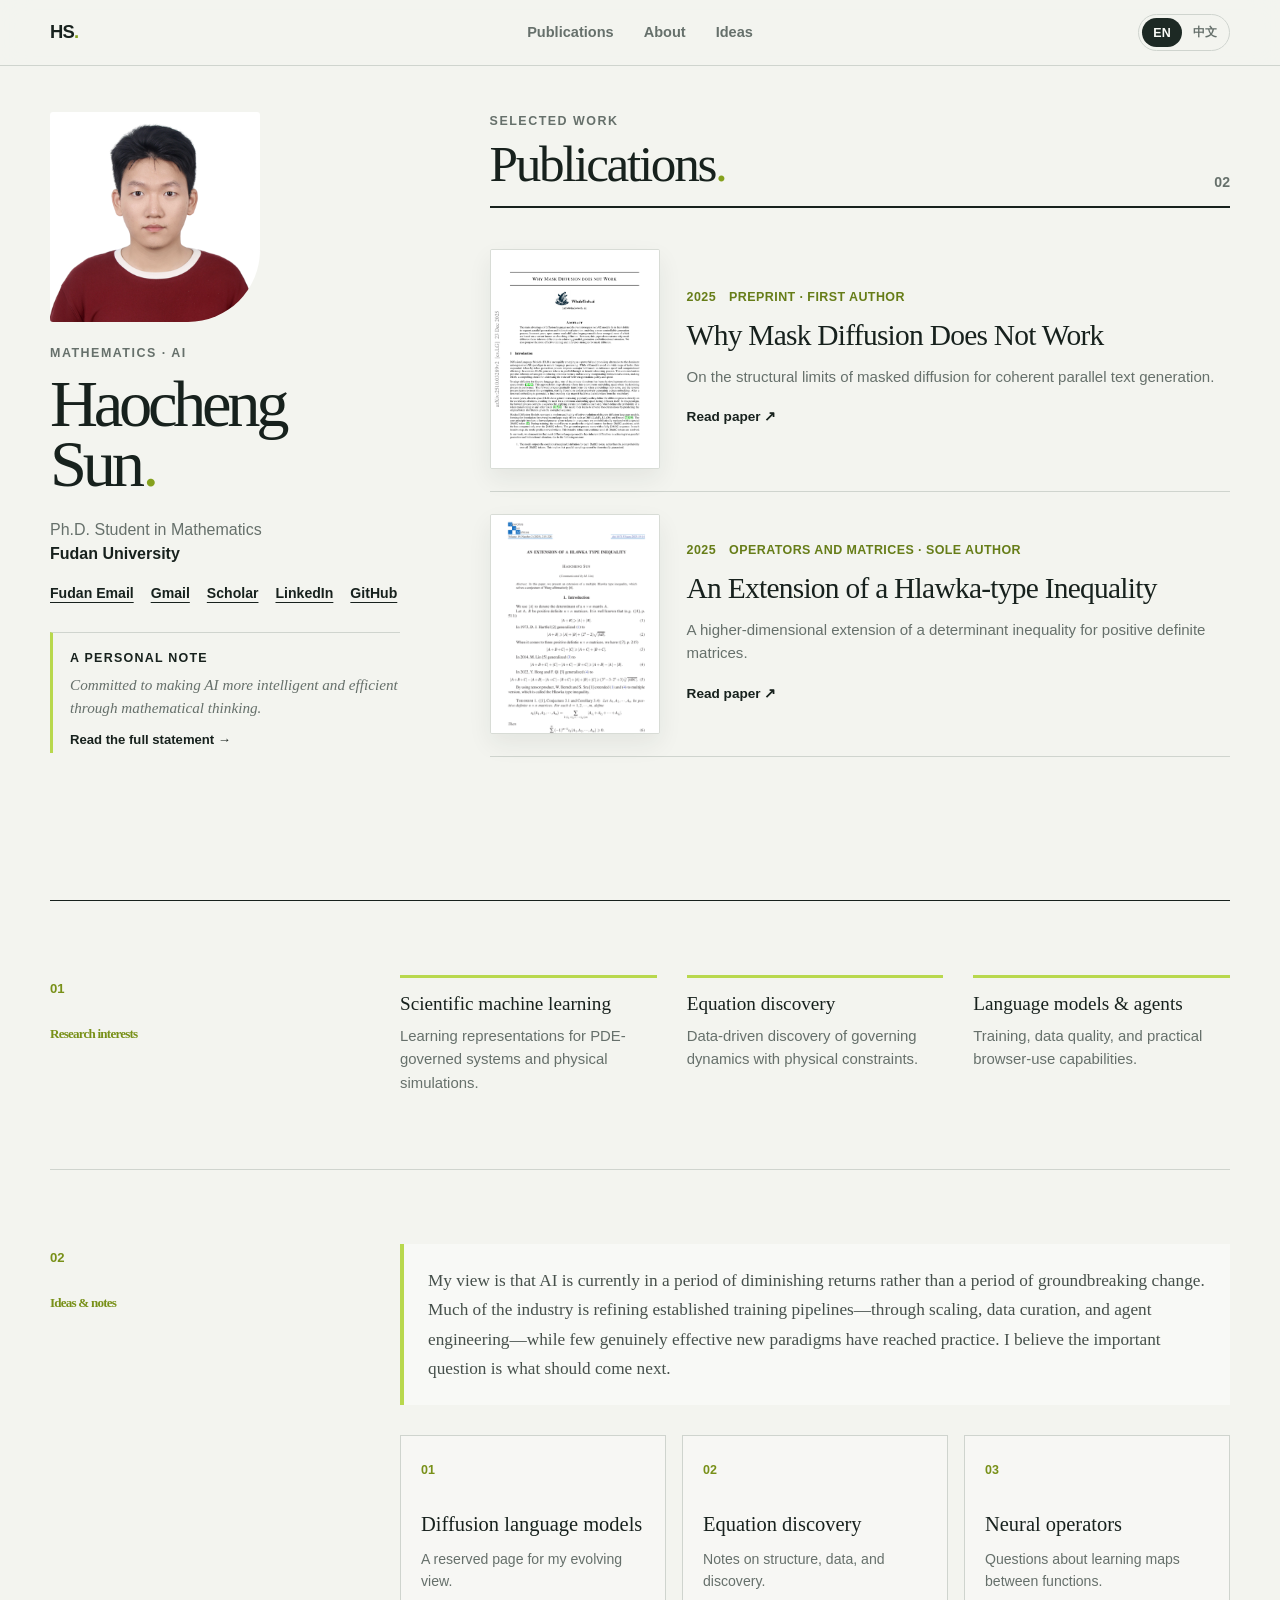
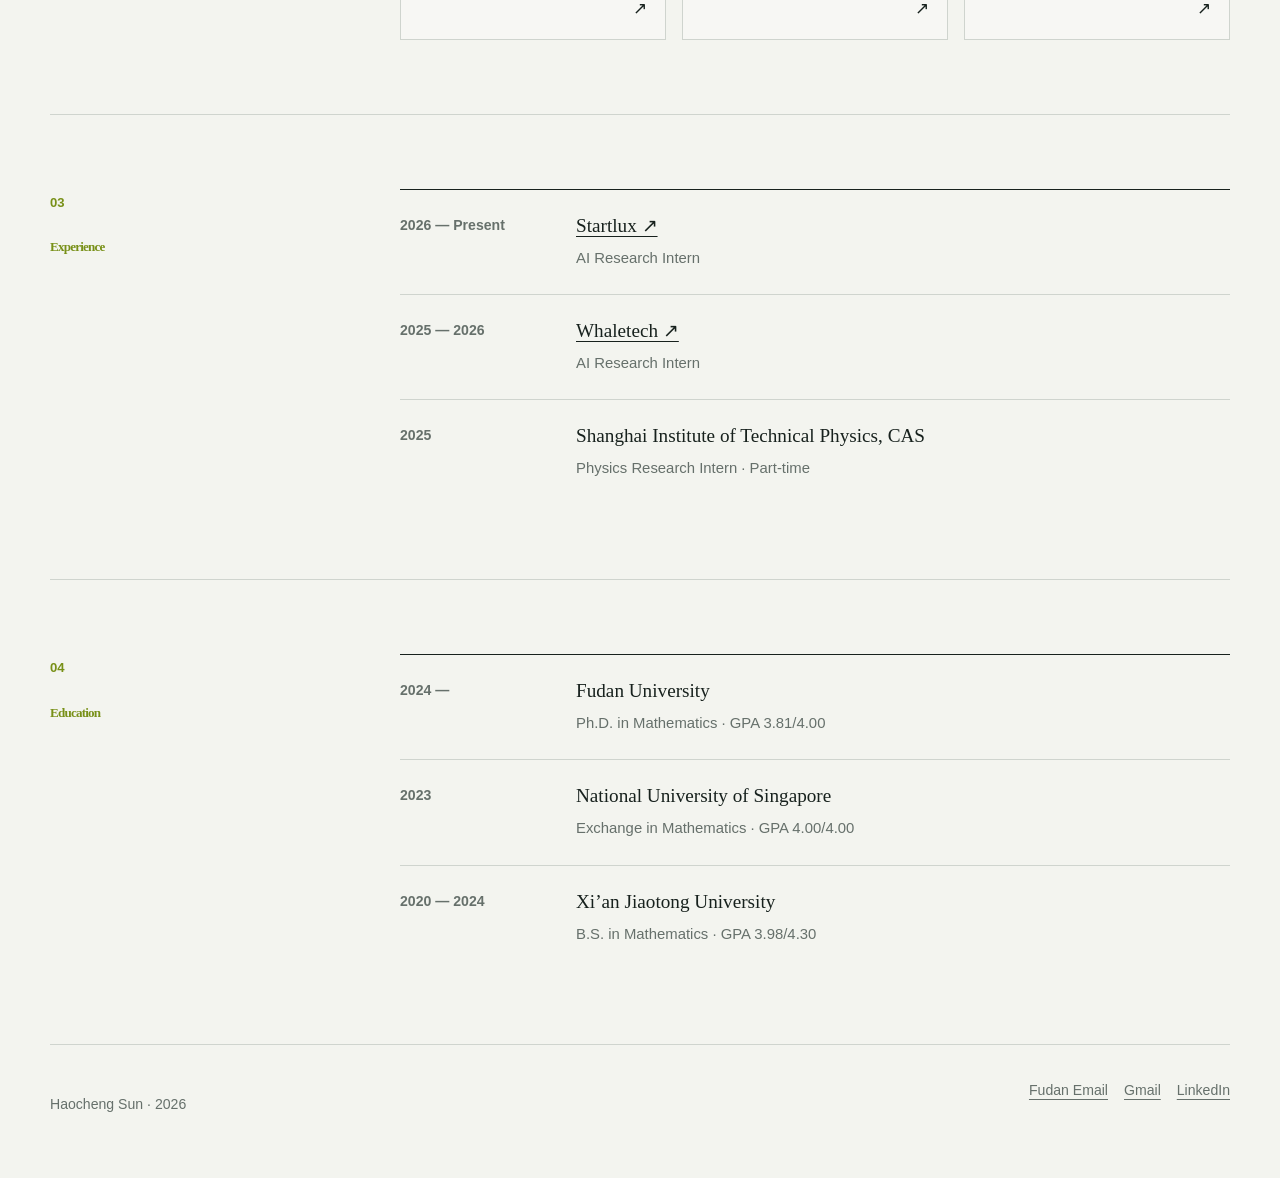
<file: index.html>
<!doctype html>
<html lang="en">
  <head>
    <meta charset="UTF-8" />
    <meta name="viewport" content="width=device-width, initial-scale=1.0" />
    <meta name="description" content="Haocheng Sun — Mathematics Ph.D. student at Fudan University. Research, publications, and experience." />
    <meta name="theme-color" content="#f3f4ef" />
    <title>Haocheng Sun · Research</title>
    <link rel="icon" type="image/svg+xml" href="data:image/svg+xml,%3Csvg xmlns='http://www.w3.org/2000/svg' viewBox='0 0 64 64'%3E%3Crect width='64' height='64' rx='13' fill='%231d2924'/%3E%3Cpath d='M17 18v28M47 18v28M17 32h30' stroke='%23b9d557' stroke-width='6' stroke-linecap='round'/%3E%3C/svg%3E" />
    <link rel="stylesheet" href="./styles.css" />
    <script src="./script.js" defer></script>
  </head>
  <body>
    <header class="site-header">
      <a class="wordmark" href="#top" aria-label="Home">HS<span>.</span></a>
      <nav aria-label="Primary navigation">
        <a href="#publications"><span class="lang-en">Publications</span><span class="lang-zh">论文</span></a>
        <a href="./personal-statement.html"><span class="lang-en">About</span><span class="lang-zh">关于我</span></a>
        <a href="#ideas"><span class="lang-en">Ideas</span><span class="lang-zh">观点</span></a>
      </nav>
      <div class="language-switch" role="group" aria-label="Language">
        <button type="button" data-lang="en" class="active" aria-pressed="true">EN</button>
        <button type="button" data-lang="zh" aria-pressed="false">中文</button>
      </div>
    </header>

    <main id="top">
      <section class="first-screen page-shell">
        <aside class="profile" aria-labelledby="profile-name">
          <img class="portrait" src="./assets/haocheng-sun.jpg" alt="Portrait of Haocheng Sun" />
          <p class="eyebrow"><span class="lang-en">Mathematics · AI</span><span class="lang-zh">数学 · 人工智能</span></p>
          <h1 id="profile-name"><span class="lang-en">Haocheng<br />Sun</span><span class="lang-zh">孙浩成</span><i>.</i></h1>
          <p class="role"><span class="lang-en">Ph.D. Student in Mathematics</span><span class="lang-zh">数学博士研究生</span><br /><strong><span class="lang-en">Fudan University</span><span class="lang-zh">复旦大学</span></strong></p>
          <div class="profile-links">
            <a href="mailto:hcsun24@m.fudan.edu.cn"><span class="lang-en">Fudan Email</span><span class="lang-zh">学校邮箱</span></a>
            <a href="mailto:hcsun827@gmail.com"><span class="lang-en">Gmail</span><span class="lang-zh">个人邮箱</span></a>
            <a href="https://scholar.google.com/citations?user=Nwo-y34AAAAJ" target="_blank" rel="noreferrer">Scholar</a>
            <a href="https://www.linkedin.com/in/haochengsun-4a107a412" target="_blank" rel="noreferrer">LinkedIn</a>
            <a href="https://github.com/haochengsama" target="_blank" rel="noreferrer">GitHub</a>
          </div>
          <div id="about" class="personal-note">
            <p class="note-label"><span class="lang-en">A personal note</span><span class="lang-zh">个人陈述</span></p>
            <p class="lang-en">Committed to making AI more intelligent and efficient through mathematical thinking.</p>
            <p class="lang-zh">致力于从数学的角度出发，让 AI 变得更智能、更高效。</p>
            <a class="statement-link" href="./personal-statement.html"><span class="lang-en">Read the full statement →</span><span class="lang-zh">阅读完整个人陈述 →</span></a>
          </div>
        </aside>

        <section id="publications" class="publications" aria-labelledby="publications-title">
          <div class="section-heading">
            <div>
              <p class="eyebrow"><span class="lang-en">Selected work</span><span class="lang-zh">代表作品</span></p>
              <h2 id="publications-title"><span class="lang-en">Publications</span><span class="lang-zh">论文发表</span><i>.</i></h2>
            </div>
            <span class="publication-count">02</span>
          </div>

          <article class="paper-card">
            <a class="paper-image" href="https://arxiv.org/abs/2510.03289" target="_blank" rel="noreferrer" aria-label="Open Why Mask Diffusion Does Not Work">
              <img src="./assets/paper-mask-diffusion.png" alt="First page of Why Mask Diffusion Does Not Work" />
            </a>
            <div class="paper-copy">
              <div class="paper-meta"><span>2025</span><span><span class="lang-en">Preprint · First author</span><span class="lang-zh">预印本 · 第一作者</span></span></div>
              <h3><a href="https://arxiv.org/abs/2510.03289" target="_blank" rel="noreferrer">Why Mask Diffusion Does Not Work</a></h3>
              <p class="lang-en">On the structural limits of masked diffusion for coherent parallel text generation.</p>
              <p class="lang-zh">研究掩码扩散在连贯并行文本生成中的结构性局限。</p>
              <a class="paper-link" href="https://arxiv.org/abs/2510.03289" target="_blank" rel="noreferrer"><span class="lang-en">Read paper ↗</span><span class="lang-zh">阅读论文 ↗</span></a>
            </div>
          </article>

          <article class="paper-card">
            <a class="paper-image" href="https://doi.org/10.7153/oam-2025-19-14" target="_blank" rel="noreferrer" aria-label="Open An Extension of a Hlawka-type Inequality">
              <img src="./assets/paper-hlawka.png" alt="First page of An Extension of a Hlawka-type Inequality" />
            </a>
            <div class="paper-copy">
              <div class="paper-meta"><span>2025</span><span><span class="lang-en">Operators and Matrices · Sole author</span><span class="lang-zh">Operators and Matrices · 独立作者</span></span></div>
              <h3><a href="https://doi.org/10.7153/oam-2025-19-14" target="_blank" rel="noreferrer">An Extension of a Hlawka-type Inequality</a></h3>
              <p class="lang-en">A higher-dimensional extension of a determinant inequality for positive definite matrices.</p>
              <p class="lang-zh">将正定矩阵的一类行列式不等式推广至更高维情形。</p>
              <a class="paper-link" href="https://doi.org/10.7153/oam-2025-19-14" target="_blank" rel="noreferrer"><span class="lang-en">Read paper ↗</span><span class="lang-zh">阅读论文 ↗</span></a>
            </div>
          </article>
        </section>
      </section>

      <section class="below-fold page-shell">
        <section id="research" class="detail-section">
          <header><span>01</span><h2><span class="lang-en">Research interests</span><span class="lang-zh">研究兴趣</span></h2></header>
          <div class="interest-grid">
            <article><h3><span class="lang-en">Scientific machine learning</span><span class="lang-zh">科学机器学习</span></h3><p class="lang-en">Learning representations for PDE-governed systems and physical simulations.</p><p class="lang-zh">研究偏微分方程系统与物理仿真的学习表示。</p></article>
            <article><h3><span class="lang-en">Equation discovery</span><span class="lang-zh">方程发现</span></h3><p class="lang-en">Data-driven discovery of governing dynamics with physical constraints.</p><p class="lang-zh">结合数据与物理约束，发现复杂系统的控制动力学。</p></article>
            <article><h3><span class="lang-en">Language models & agents</span><span class="lang-zh">语言模型与智能体</span></h3><p class="lang-en">Training, data quality, and practical browser-use capabilities.</p><p class="lang-zh">模型训练、数据质量与实用的浏览器操作能力。</p></article>
          </div>
        </section>

        <section id="ideas" class="detail-section ideas-section">
          <header><span>02</span><h2><span class="lang-en">Ideas & notes</span><span class="lang-zh">观点与笔记</span></h2></header>
          <div>
            <div class="perspective">
              <p class="lang-en">My view is that AI is currently in a period of diminishing returns rather than a period of groundbreaking change. Much of the industry is refining established training pipelines—through scaling, data curation, and agent engineering—while few genuinely effective new paradigms have reached practice. I believe the important question is what should come next.</p>
              <p class="lang-zh">我的看法是，AI 目前更像处在一个边际收益递减的阶段，而不是持续出现突破性变化的阶段。业界大量工作集中在已有训练流程上继续优化——扩展算力与能源投入、精细筛选数据、打磨智能体架构——但真正有效的新范式还很少进入实践。我认为，值得追问的问题是：下一步应该是什么。</p>
            </div>
            <div class="idea-grid">
              <a class="idea-card" href="./views/diffusion-language-models.html"><span>01</span><h3><span class="lang-en">Diffusion language models</span><span class="lang-zh">扩散语言模型</span></h3><p><span class="lang-en">A reserved page for my evolving view.</span><span class="lang-zh">留给我持续更新相关思考的页面。</span></p><b>↗</b></a>
              <a class="idea-card" href="./views/equation-discovery.html"><span>02</span><h3><span class="lang-en">Equation discovery</span><span class="lang-zh">方程发现</span></h3><p><span class="lang-en">Notes on structure, data, and discovery.</span><span class="lang-zh">关于结构、数据与发现的笔记。</span></p><b>↗</b></a>
              <a class="idea-card" href="./views/neural-operators.html"><span>03</span><h3><span class="lang-en">Neural operators</span><span class="lang-zh">神经算子</span></h3><p><span class="lang-en">Questions about learning maps between functions.</span><span class="lang-zh">关于函数之间映射学习的思考。</span></p><b>↗</b></a>
            </div>
          </div>
        </section>

        <section id="experience" class="detail-section">
          <header><span>03</span><h2><span class="lang-en">Experience</span><span class="lang-zh">工作与研究经历</span></h2></header>
          <div class="timeline">
            <article><time>2026 — <span class="lang-en">Present</span><span class="lang-zh">至今</span></time><div><h3><a href="https://startlux.com" target="_blank" rel="noreferrer">Startlux ↗</a></h3><p><span class="lang-en">AI Research Intern</span><span class="lang-zh">AI 研究实习生</span></p></div></article>
            <article><time>2025 — 2026</time><div><h3><a href="https://whaletech.ai" target="_blank" rel="noreferrer">Whaletech ↗</a></h3><p><span class="lang-en">AI Research Intern</span><span class="lang-zh">AI 研究实习生</span></p></div></article>
            <article><time>2025</time><div><h3><span class="lang-en">Shanghai Institute of Technical Physics, CAS</span><span class="lang-zh">中国科学院上海技术物理研究所</span></h3><p><span class="lang-en">Physics Research Intern · Part-time</span><span class="lang-zh">物理研究实习生 · 兼职</span></p></div></article>
          </div>
        </section>

        <section class="detail-section education">
          <header><span>04</span><h2><span class="lang-en">Education</span><span class="lang-zh">教育经历</span></h2></header>
          <div class="timeline">
            <article><time>2024 —</time><div><h3><span class="lang-en">Fudan University</span><span class="lang-zh">复旦大学</span></h3><p><span class="lang-en">Ph.D. in Mathematics · GPA 3.81/4.00</span><span class="lang-zh">数学博士研究生 · GPA 3.81/4.00</span></p></div></article>
            <article><time>2023</time><div><h3><span class="lang-en">National University of Singapore</span><span class="lang-zh">新加坡国立大学</span></h3><p><span class="lang-en">Exchange in Mathematics · GPA 4.00/4.00</span><span class="lang-zh">数学系交换生 · GPA 4.00/4.00</span></p></div></article>
            <article><time>2020 — 2024</time><div><h3><span class="lang-en">Xi’an Jiaotong University</span><span class="lang-zh">西安交通大学</span></h3><p><span class="lang-en">B.S. in Mathematics · GPA 3.98/4.30</span><span class="lang-zh">数学学士 · GPA 3.98/4.30</span></p></div></article>
          </div>
        </section>
      </section>
    </main>

    <footer class="site-footer page-shell"><p><span class="lang-en">Haocheng Sun</span><span class="lang-zh">孙浩成</span> · <span id="year"></span></p><div class="footer-links"><a href="mailto:hcsun24@m.fudan.edu.cn">Fudan Email</a><a href="mailto:hcsun827@gmail.com">Gmail</a><a href="https://www.linkedin.com/in/haochengsun-4a107a412" target="_blank" rel="noreferrer">LinkedIn</a></div></footer>
  </body>
</html>
</file>
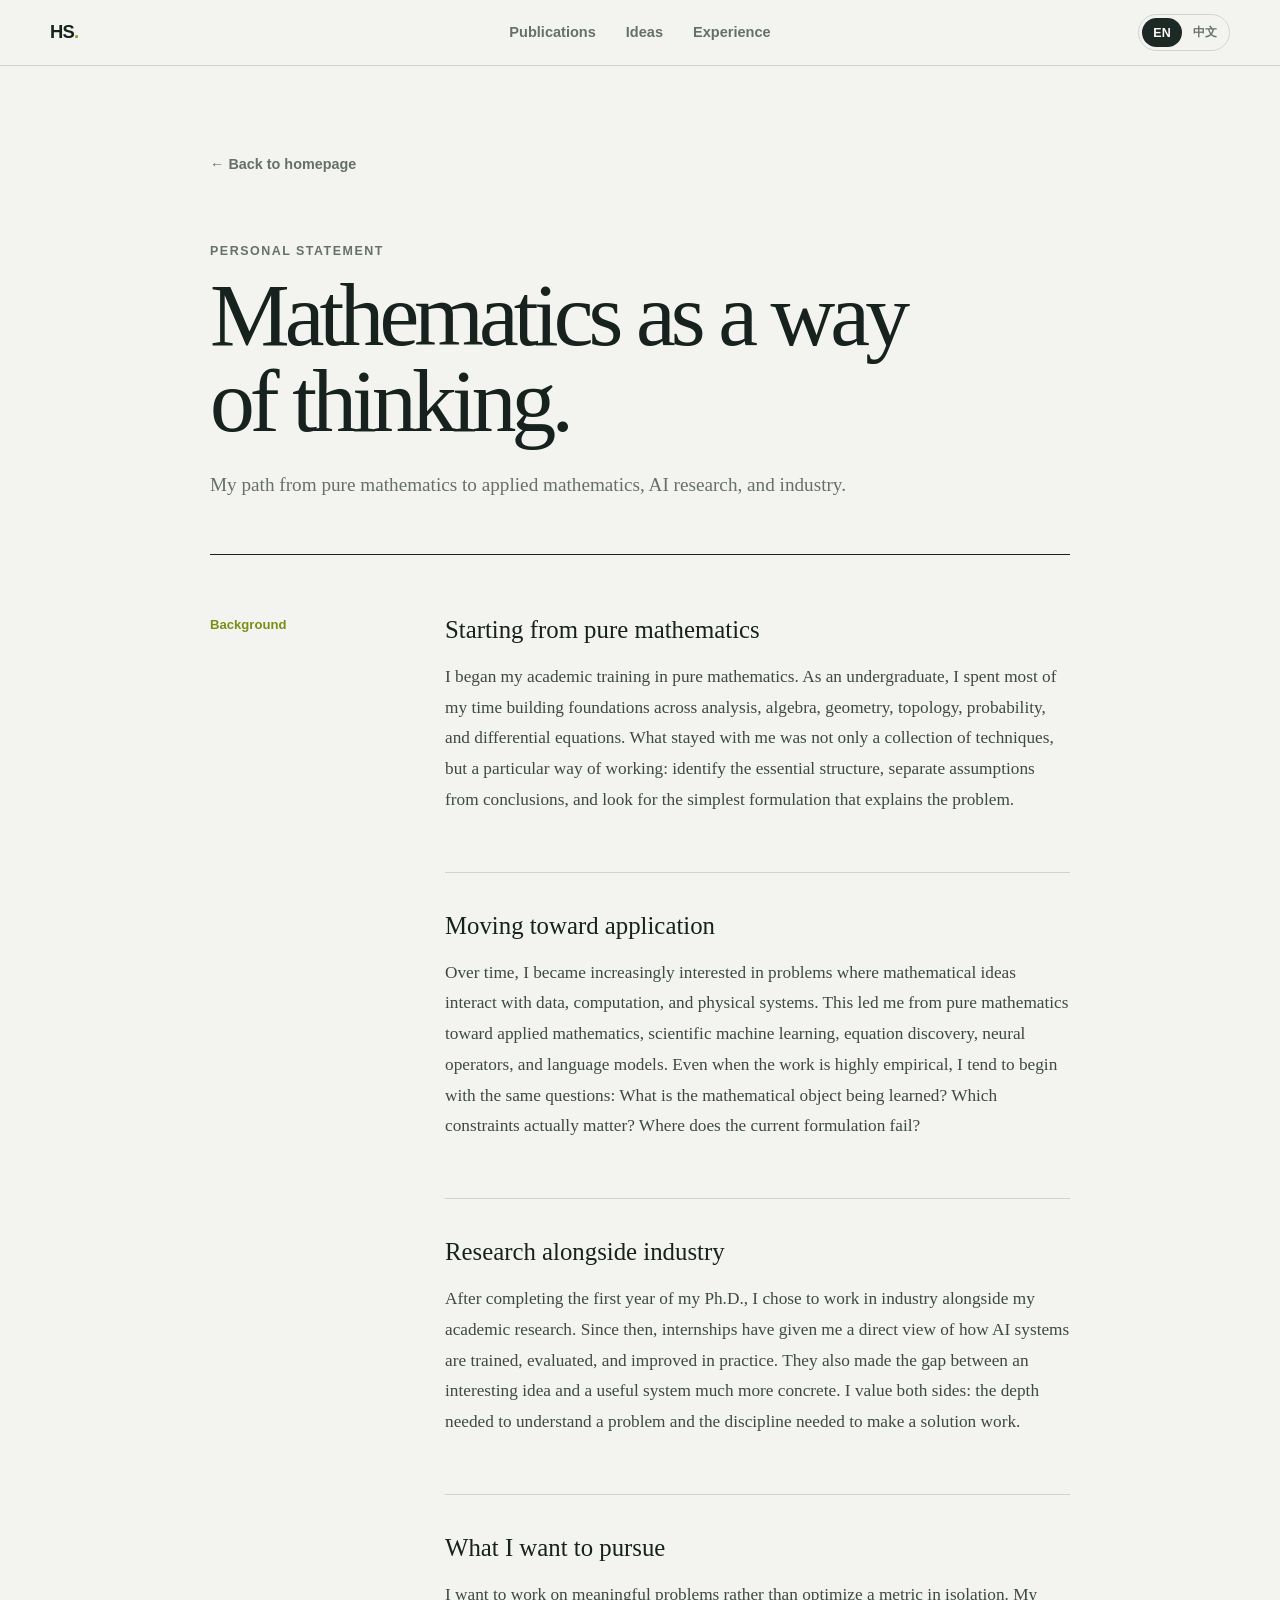
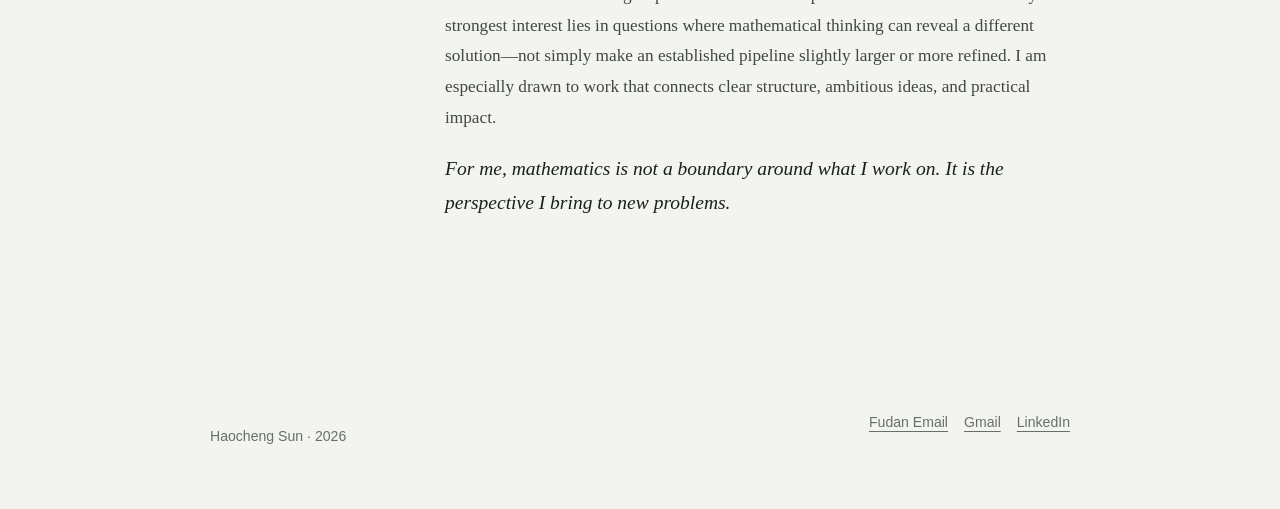
<file: personal-statement.html>
<!doctype html>
<html lang="en">
  <head>
    <meta charset="UTF-8" />
    <meta name="viewport" content="width=device-width, initial-scale=1.0" />
    <meta name="description" content="Personal statement of Haocheng Sun — from pure mathematics to applied mathematics and AI." />
    <meta name="theme-color" content="#f3f4ef" />
    <title>Personal Statement · Haocheng Sun</title>
    <link rel="stylesheet" href="./styles.css" />
    <script src="./script.js" defer></script>
  </head>
  <body class="essay-page" data-title-en="Personal Statement · Haocheng Sun" data-title-zh="个人陈述 · 孙浩成">
    <header class="site-header">
      <a class="wordmark" href="./index.html">HS<span>.</span></a>
      <nav aria-label="Primary navigation">
        <a href="./index.html#publications"><span class="lang-en">Publications</span><span class="lang-zh">论文</span></a>
        <a href="./index.html#ideas"><span class="lang-en">Ideas</span><span class="lang-zh">观点</span></a>
        <a href="./index.html#experience"><span class="lang-en">Experience</span><span class="lang-zh">经历</span></a>
      </nav>
      <div class="language-switch" role="group" aria-label="Language">
        <button type="button" data-lang="en" class="active" aria-pressed="true">EN</button>
        <button type="button" data-lang="zh" aria-pressed="false">中文</button>
      </div>
    </header>

    <main class="essay-shell">
      <section class="essay-hero">
        <a class="back-link" href="./index.html"><span class="lang-en">← Back to homepage</span><span class="lang-zh">← 返回主页</span></a>
        <p class="eyebrow"><span class="lang-en">Personal statement</span><span class="lang-zh">个人陈述</span></p>
        <h1><span class="lang-en">Mathematics as a way of thinking.</span><span class="lang-zh">以数学作为思考问题的方式。</span></h1>
        <p class="dek lang-en">My path from pure mathematics to applied mathematics, AI research, and industry.</p>
        <p class="dek lang-zh">从纯数学到应用数学、AI 研究与业界实践的个人路径。</p>
      </section>

      <section class="statement-body">
        <div class="essay-index"><span class="lang-en">Background</span><span class="lang-zh">个人经历</span></div>
        <article class="statement-copy">
          <section>
            <h2><span class="lang-en">Starting from pure mathematics</span><span class="lang-zh">从纯数学出发</span></h2>
            <p class="lang-en">I began my academic training in pure mathematics. As an undergraduate, I spent most of my time building foundations across analysis, algebra, geometry, topology, probability, and differential equations. What stayed with me was not only a collection of techniques, but a particular way of working: identify the essential structure, separate assumptions from conclusions, and look for the simplest formulation that explains the problem.</p>
            <p class="lang-zh">我的学术训练始于纯数学。本科阶段，我把大量时间投入到分析、代数、几何、拓扑、概率和微分方程等基础方向。真正留下来的，不只是具体的数学技巧，更是一种处理问题的方式：辨认最关键的结构，区分假设与结论，并寻找能够解释问题的最简形式。</p>
          </section>

          <section>
            <h2><span class="lang-en">Moving toward application</span><span class="lang-zh">转向应用数学与 AI</span></h2>
            <p class="lang-en">Over time, I became increasingly interested in problems where mathematical ideas interact with data, computation, and physical systems. This led me from pure mathematics toward applied mathematics, scientific machine learning, equation discovery, neural operators, and language models. Even when the work is highly empirical, I tend to begin with the same questions: What is the mathematical object being learned? Which constraints actually matter? Where does the current formulation fail?</p>
            <p class="lang-zh">随着学习深入，我逐渐对数学思想如何与数据、计算和物理系统发生联系产生了更强的兴趣。这使我从纯数学走向应用数学，并开始关注科学机器学习、方程发现、神经算子和语言模型。即使面对高度经验化的工作，我仍然习惯先问：模型真正学习的数学对象是什么？哪些约束是本质的？现有问题形式又在哪里失效？</p>
          </section>

          <section>
            <h2><span class="lang-en">Research alongside industry</span><span class="lang-zh">研究与业界实践</span></h2>
            <p class="lang-en">After completing the first year of my Ph.D., I chose to work in industry alongside my academic research. Since then, internships have given me a direct view of how AI systems are trained, evaluated, and improved in practice. They also made the gap between an interesting idea and a useful system much more concrete. I value both sides: the depth needed to understand a problem and the discipline needed to make a solution work.</p>
            <p class="lang-zh">博士第一年结束后，我选择在学术研究之外进入业界实习，并一直延续至今。这些经历让我直接接触到 AI 系统在实际环境中的训练、评估与改进过程，也让我更具体地理解“有趣的想法”和“真正有用的系统”之间的距离。我重视这两方面：既要有理解问题所需的深度，也要有让解决方案真正工作的执行能力。</p>
          </section>

          <section>
            <h2><span class="lang-en">What I want to pursue</span><span class="lang-zh">我希望继续寻找的方向</span></h2>
            <p class="lang-en">I want to work on meaningful problems rather than optimize a metric in isolation. My strongest interest lies in questions where mathematical thinking can reveal a different solution—not simply make an established pipeline slightly larger or more refined. I am especially drawn to work that connects clear structure, ambitious ideas, and practical impact.</p>
            <p class="lang-zh">我希望参与真正有意义的问题，而不是孤立地优化某一个指标。我最感兴趣的是那些能够通过数学思考得到不同解法的问题，而不仅仅是在既有流程上继续扩大规模或做更精细的打磨。我尤其希望寻找能够同时连接清晰结构、有进取心的想法与实际影响的工作。</p>
            <p class="closing lang-en">For me, mathematics is not a boundary around what I work on. It is the perspective I bring to new problems.</p>
            <p class="closing lang-zh">对我而言，数学并不是限定研究对象的边界，而是我面对新问题时所采用的视角。</p>
          </section>
        </article>
      </section>
    </main>

    <footer class="site-footer essay-shell">
      <p><span class="lang-en">Haocheng Sun</span><span class="lang-zh">孙浩成</span> · <span id="year"></span></p>
      <div class="footer-links"><a href="mailto:hcsun24@m.fudan.edu.cn">Fudan Email</a><a href="mailto:hcsun827@gmail.com">Gmail</a><a href="https://www.linkedin.com/in/haochengsun-4a107a412" target="_blank" rel="noreferrer">LinkedIn</a></div>
    </footer>
  </body>
</html>
</file>
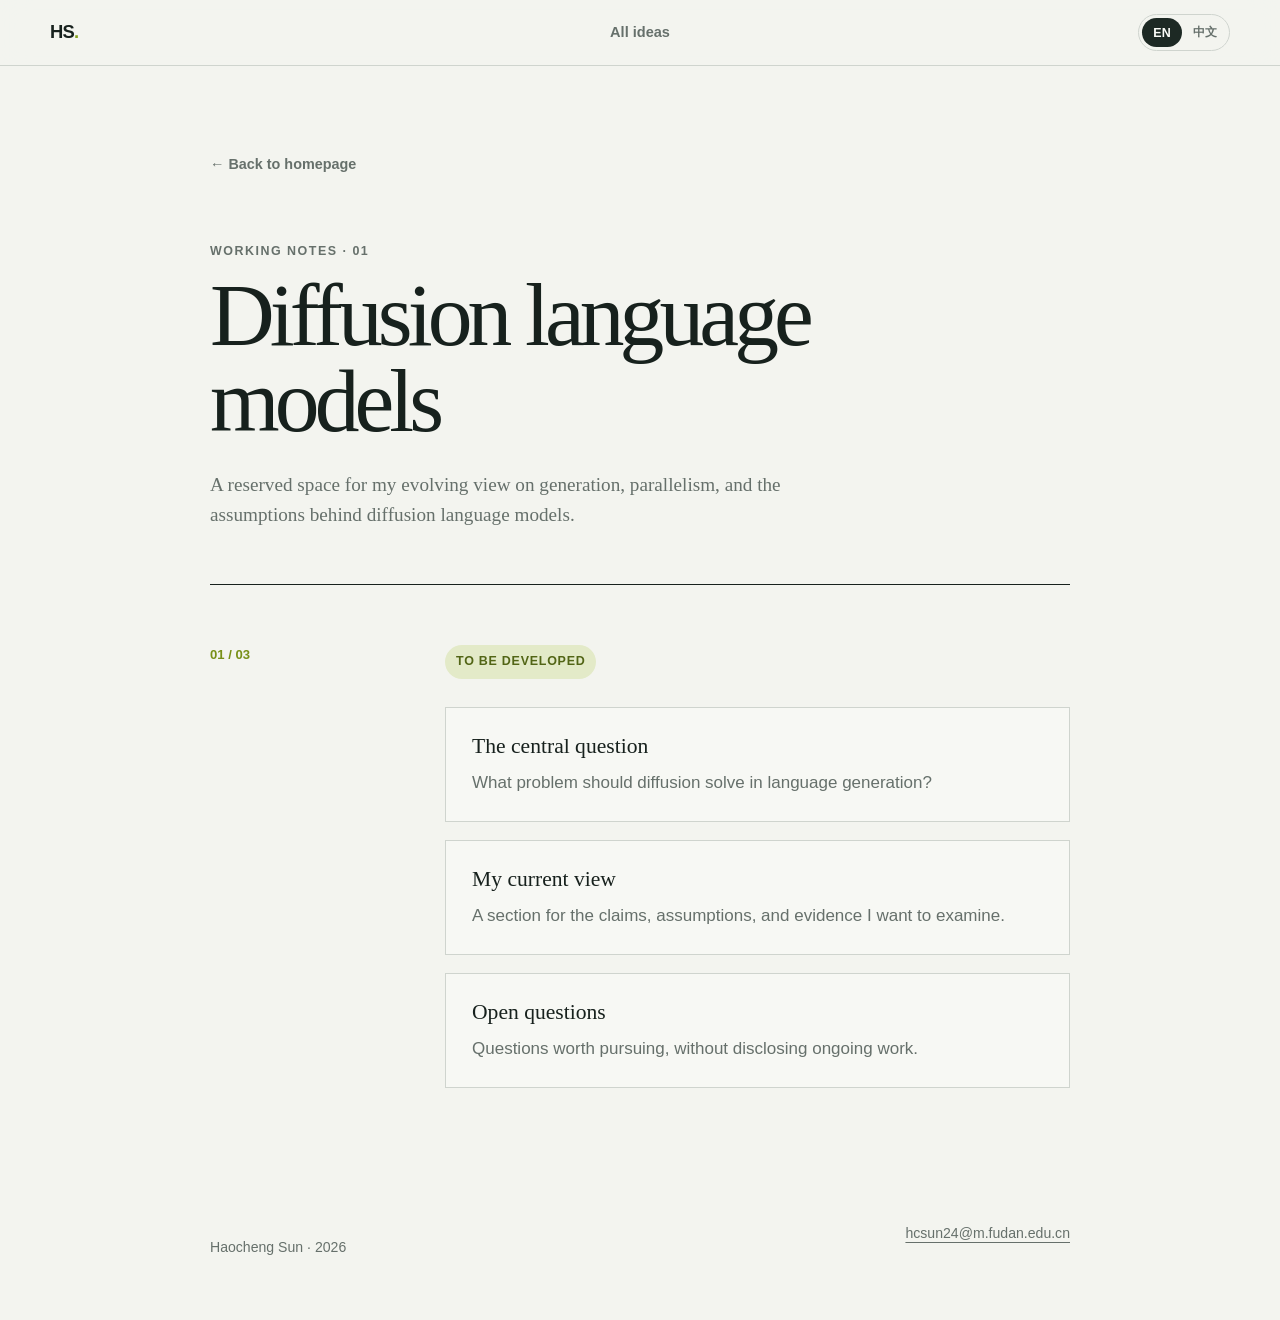
<file: views/diffusion-language-models.html>
<!doctype html>
<html lang="en">
  <head>
    <meta charset="UTF-8" />
    <meta name="viewport" content="width=device-width, initial-scale=1.0" />
    <meta name="description" content="Haocheng Sun's notes on diffusion language models." />
    <title>Diffusion Language Models · Haocheng Sun</title>
    <link rel="stylesheet" href="../styles.css" />
    <script src="../script.js" defer></script>
  </head>
  <body class="essay-page">
    <header class="site-header">
      <a class="wordmark" href="../index.html">HS<span>.</span></a>
      <nav><a href="../index.html#ideas"><span class="lang-en">All ideas</span><span class="lang-zh">全部观点</span></a></nav>
      <div class="language-switch" role="group" aria-label="Language"><button type="button" data-lang="en" class="active" aria-pressed="true">EN</button><button type="button" data-lang="zh" aria-pressed="false">中文</button></div>
    </header>
    <main class="essay-shell">
      <section class="essay-hero">
        <a class="back-link" href="../index.html#ideas"><span class="lang-en">← Back to homepage</span><span class="lang-zh">← 返回主页</span></a>
        <p class="eyebrow"><span class="lang-en">Working notes · 01</span><span class="lang-zh">思考草稿 · 01</span></p>
        <h1><span class="lang-en">Diffusion language models</span><span class="lang-zh">我对扩散语言模型的看法</span></h1>
        <p class="dek lang-en">A reserved space for my evolving view on generation, parallelism, and the assumptions behind diffusion language models.</p>
        <p class="dek lang-zh">这个页面将用于整理我对生成、并行性，以及扩散语言模型基本假设的持续思考。</p>
      </section>
      <section class="essay-body">
        <div class="essay-index">01 / 03</div>
        <div>
          <span class="placeholder-status"><span class="lang-en">To be developed</span><span class="lang-zh">待完善</span></span>
          <div class="placeholder-stack">
            <article class="placeholder-block"><h2><span class="lang-en">The central question</span><span class="lang-zh">核心问题</span></h2><p><span class="lang-en">What problem should diffusion solve in language generation?</span><span class="lang-zh">扩散方法在语言生成中究竟应该解决什么问题？</span></p></article>
            <article class="placeholder-block"><h2><span class="lang-en">My current view</span><span class="lang-zh">我目前的判断</span></h2><p><span class="lang-en">A section for the claims, assumptions, and evidence I want to examine.</span><span class="lang-zh">这里将记录我希望检验的判断、假设与证据。</span></p></article>
            <article class="placeholder-block"><h2><span class="lang-en">Open questions</span><span class="lang-zh">开放问题</span></h2><p><span class="lang-en">Questions worth pursuing, without disclosing ongoing work.</span><span class="lang-zh">值得继续追问、但暂不涉及在研工作的开放问题。</span></p></article>
          </div>
        </div>
      </section>
    </main>
    <footer class="site-footer essay-shell"><p><span class="lang-en">Haocheng Sun</span><span class="lang-zh">孙浩成</span> · <span id="year"></span></p><a href="mailto:hcsun24@m.fudan.edu.cn">hcsun24@m.fudan.edu.cn</a></footer>
  </body>
</html>
</file>
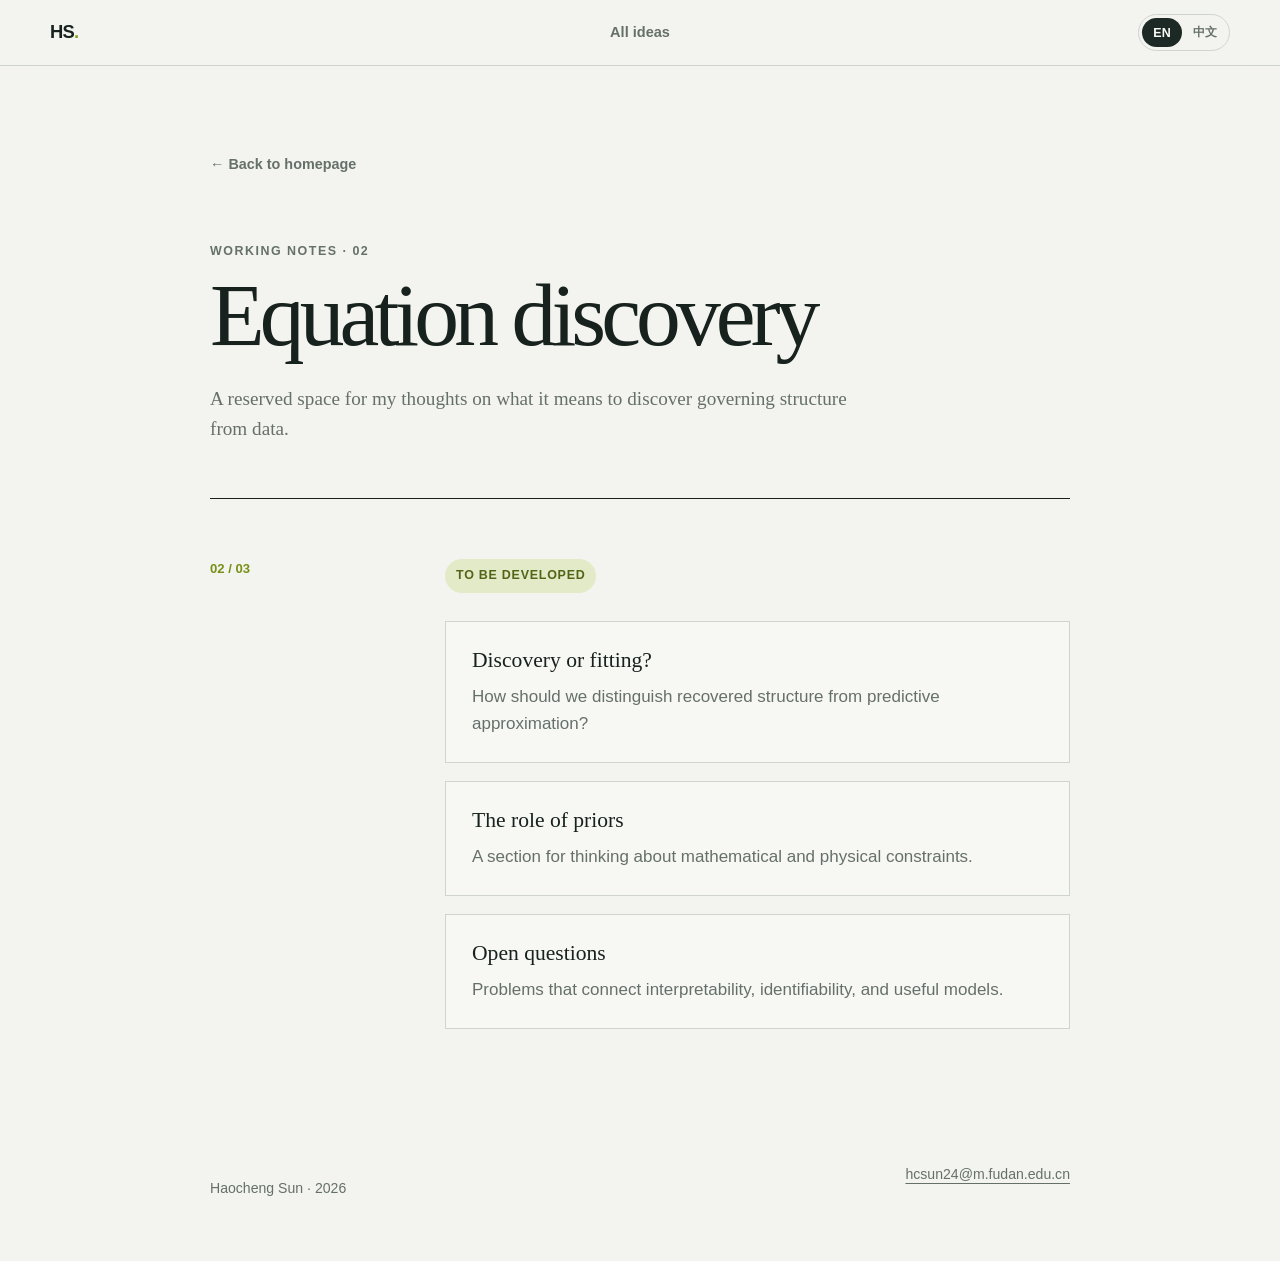
<file: views/equation-discovery.html>
<!doctype html>
<html lang="en">
  <head>
    <meta charset="UTF-8" />
    <meta name="viewport" content="width=device-width, initial-scale=1.0" />
    <meta name="description" content="Haocheng Sun's notes on equation discovery." />
    <title>Equation Discovery · Haocheng Sun</title>
    <link rel="stylesheet" href="../styles.css" />
    <script src="../script.js" defer></script>
  </head>
  <body class="essay-page">
    <header class="site-header">
      <a class="wordmark" href="../index.html">HS<span>.</span></a>
      <nav><a href="../index.html#ideas"><span class="lang-en">All ideas</span><span class="lang-zh">全部观点</span></a></nav>
      <div class="language-switch" role="group" aria-label="Language"><button type="button" data-lang="en" class="active" aria-pressed="true">EN</button><button type="button" data-lang="zh" aria-pressed="false">中文</button></div>
    </header>
    <main class="essay-shell">
      <section class="essay-hero">
        <a class="back-link" href="../index.html#ideas"><span class="lang-en">← Back to homepage</span><span class="lang-zh">← 返回主页</span></a>
        <p class="eyebrow"><span class="lang-en">Working notes · 02</span><span class="lang-zh">思考草稿 · 02</span></p>
        <h1><span class="lang-en">Equation discovery</span><span class="lang-zh">我对方程发现的看法</span></h1>
        <p class="dek lang-en">A reserved space for my thoughts on what it means to discover governing structure from data.</p>
        <p class="dek lang-zh">这个页面将用于整理我对如何从数据中发现控制结构的思考。</p>
      </section>
      <section class="essay-body">
        <div class="essay-index">02 / 03</div>
        <div>
          <span class="placeholder-status"><span class="lang-en">To be developed</span><span class="lang-zh">待完善</span></span>
          <div class="placeholder-stack">
            <article class="placeholder-block"><h2><span class="lang-en">Discovery or fitting?</span><span class="lang-zh">发现，还是拟合？</span></h2><p><span class="lang-en">How should we distinguish recovered structure from predictive approximation?</span><span class="lang-zh">如何区分真正恢复出的结构与仅仅具有预测能力的近似？</span></p></article>
            <article class="placeholder-block"><h2><span class="lang-en">The role of priors</span><span class="lang-zh">先验的作用</span></h2><p><span class="lang-en">A section for thinking about mathematical and physical constraints.</span><span class="lang-zh">这里将讨论数学先验与物理约束的作用。</span></p></article>
            <article class="placeholder-block"><h2><span class="lang-en">Open questions</span><span class="lang-zh">开放问题</span></h2><p><span class="lang-en">Problems that connect interpretability, identifiability, and useful models.</span><span class="lang-zh">连接可解释性、可辨识性与实用模型的问题。</span></p></article>
          </div>
        </div>
      </section>
    </main>
    <footer class="site-footer essay-shell"><p><span class="lang-en">Haocheng Sun</span><span class="lang-zh">孙浩成</span> · <span id="year"></span></p><a href="mailto:hcsun24@m.fudan.edu.cn">hcsun24@m.fudan.edu.cn</a></footer>
  </body>
</html>
</file>
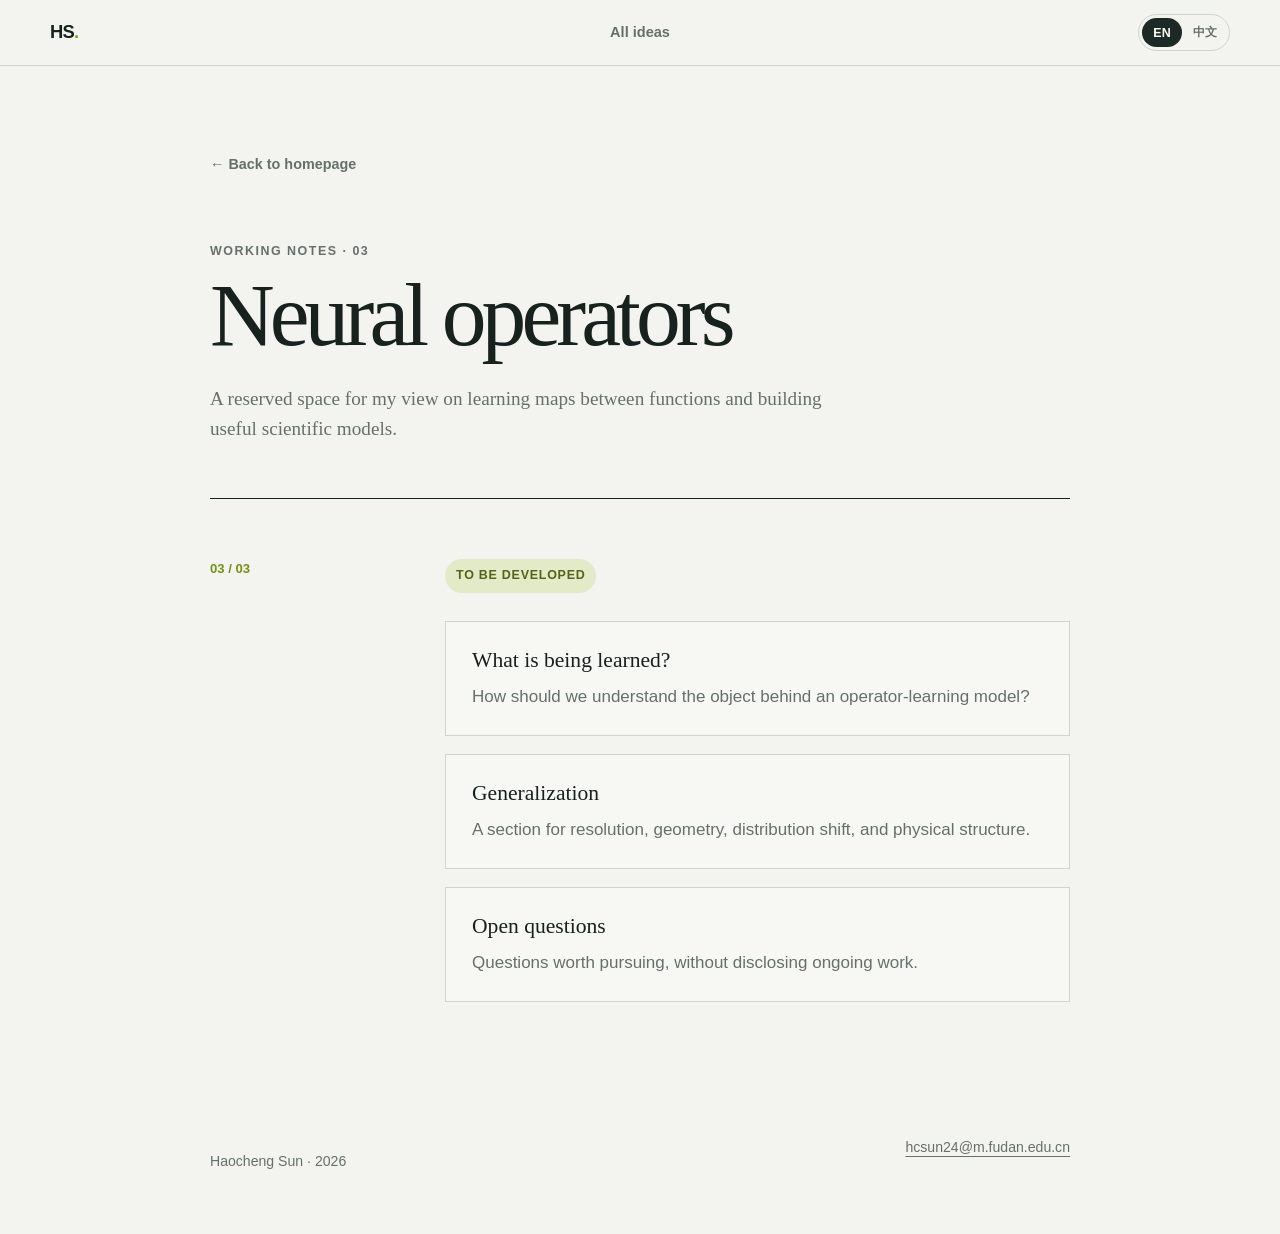
<file: views/neural-operators.html>
<!doctype html>
<html lang="en">
  <head>
    <meta charset="UTF-8" />
    <meta name="viewport" content="width=device-width, initial-scale=1.0" />
    <meta name="description" content="Haocheng Sun's notes on neural operators." />
    <title>Neural Operators · Haocheng Sun</title>
    <link rel="stylesheet" href="../styles.css" />
    <script src="../script.js" defer></script>
  </head>
  <body class="essay-page">
    <header class="site-header">
      <a class="wordmark" href="../index.html">HS<span>.</span></a>
      <nav><a href="../index.html#ideas"><span class="lang-en">All ideas</span><span class="lang-zh">全部观点</span></a></nav>
      <div class="language-switch" role="group" aria-label="Language"><button type="button" data-lang="en" class="active" aria-pressed="true">EN</button><button type="button" data-lang="zh" aria-pressed="false">中文</button></div>
    </header>
    <main class="essay-shell">
      <section class="essay-hero">
        <a class="back-link" href="../index.html#ideas"><span class="lang-en">← Back to homepage</span><span class="lang-zh">← 返回主页</span></a>
        <p class="eyebrow"><span class="lang-en">Working notes · 03</span><span class="lang-zh">思考草稿 · 03</span></p>
        <h1><span class="lang-en">Neural operators</span><span class="lang-zh">我对神经算子的看法</span></h1>
        <p class="dek lang-en">A reserved space for my view on learning maps between functions and building useful scientific models.</p>
        <p class="dek lang-zh">这个页面将用于整理我对函数之间映射学习，以及实用科学模型的思考。</p>
      </section>
      <section class="essay-body">
        <div class="essay-index">03 / 03</div>
        <div>
          <span class="placeholder-status"><span class="lang-en">To be developed</span><span class="lang-zh">待完善</span></span>
          <div class="placeholder-stack">
            <article class="placeholder-block"><h2><span class="lang-en">What is being learned?</span><span class="lang-zh">模型究竟在学习什么？</span></h2><p><span class="lang-en">How should we understand the object behind an operator-learning model?</span><span class="lang-zh">应该如何理解算子学习模型背后真正被学习的对象？</span></p></article>
            <article class="placeholder-block"><h2><span class="lang-en">Generalization</span><span class="lang-zh">泛化</span></h2><p><span class="lang-en">A section for resolution, geometry, distribution shift, and physical structure.</span><span class="lang-zh">这里将讨论分辨率、几何、分布偏移与物理结构。</span></p></article>
            <article class="placeholder-block"><h2><span class="lang-en">Open questions</span><span class="lang-zh">开放问题</span></h2><p><span class="lang-en">Questions worth pursuing, without disclosing ongoing work.</span><span class="lang-zh">值得继续追问、但暂不涉及在研工作的开放问题。</span></p></article>
          </div>
        </div>
      </section>
    </main>
    <footer class="site-footer essay-shell"><p><span class="lang-en">Haocheng Sun</span><span class="lang-zh">孙浩成</span> · <span id="year"></span></p><a href="mailto:hcsun24@m.fudan.edu.cn">hcsun24@m.fudan.edu.cn</a></footer>
  </body>
</html>
</file>
<file: styles.css>
:root {
  --paper:#f3f4ef;
  --ink:#17211d;
  --muted:#66706b;
  --line:#cfd4ce;
  --acid:#b8d84d;
  --dark:#1d2924;
  --white:#fbfcf8;
  --serif:Georgia,"Times New Roman","Songti SC",serif;
  --sans:Inter,ui-sans-serif,-apple-system,BlinkMacSystemFont,"Segoe UI","PingFang SC","Microsoft YaHei",sans-serif;
}
* { box-sizing:border-box; }
html { scroll-behavior:smooth; scroll-padding-top:86px; }
body { margin:0; color:var(--ink); background:var(--paper); font:17px/1.58 var(--sans); -webkit-font-smoothing:antialiased; }
a { color:inherit; text-underline-offset:4px; text-decoration-thickness:1px; }
a:hover { color:#52671a; }
button,a { -webkit-tap-highlight-color:transparent; }
.page-shell { width:min(1180px,calc(100% - 64px)); margin-inline:auto; }
.lang-zh { display:none!important; }
body[data-language="zh"] .lang-en { display:none!important; }
body[data-language="zh"] .lang-zh { display:inline!important; }
body[data-language="zh"] p.lang-zh { display:block!important; }

.site-header { position:sticky; top:0; z-index:20; display:grid; grid-template-columns:1fr auto 1fr; align-items:center; min-height:66px; padding-inline:max(32px,calc((100vw - 1180px)/2)); border-bottom:1px solid var(--line); background:rgba(243,244,239,.93); backdrop-filter:blur(14px); }
.wordmark { width:max-content; font:700 1.15rem/1 var(--sans); letter-spacing:-.04em; text-decoration:none; }
.wordmark span,.first-screen i,.section-heading i { color:#85a11d; font-style:normal; }
.site-header nav { display:flex; gap:30px; }
.site-header nav a { color:var(--muted); font-size:.91rem; font-weight:600; text-decoration:none; }
.language-switch { justify-self:end; display:flex; gap:2px; padding:3px; border:1px solid var(--line); border-radius:999px; }
.language-switch button { min-width:40px; padding:6px 9px; border:0; border-radius:999px; color:var(--muted); background:transparent; font:700 .78rem var(--sans); cursor:pointer; }
.language-switch button.active { color:var(--white); background:var(--dark); }
button:focus-visible,a:focus-visible { outline:2px solid #708617; outline-offset:3px; }

.first-screen { display:grid; grid-template-columns:minmax(280px,350px) minmax(0,1fr); gap:clamp(56px,7vw,108px); min-height:calc(100vh - 66px); padding-block:46px 54px; }
.profile { position:relative; align-self:start; }
.portrait { display:block; width:210px; aspect-ratio:1/1; object-fit:cover; border-radius:3px 3px 72px 3px; filter:saturate(.86) contrast(1.02); }
.eyebrow { margin:22px 0 10px; color:var(--muted); font-size:.78rem; font-weight:750; letter-spacing:.12em; text-transform:uppercase; }
.profile h1 { margin:0; font:500 clamp(3.35rem,5.2vw,5.25rem)/.9 var(--serif); letter-spacing:-.065em; }
.profile h1 .lang-zh { line-height:1.02; }
.profile h1 i { margin-left:2px; }
.role { margin:24px 0 0; color:var(--muted); font-size:1rem; line-height:1.5; }
.role strong { color:var(--ink); font-weight:700; }
.profile-links { display:flex; flex-wrap:wrap; gap:7px 17px; margin-top:16px; font-size:.88rem; font-weight:700; }
.personal-note { margin-top:28px; padding:18px 0 0 17px; border-top:1px solid var(--line); border-left:3px solid var(--acid); }
.personal-note p { margin:0; color:var(--muted); font:italic .95rem/1.56 var(--serif); }
.personal-note .note-label { margin-bottom:7px; color:var(--ink); font:750 .78rem/1.2 var(--sans); letter-spacing:.1em; text-transform:uppercase; }
.statement-link { display:inline-block; margin-top:11px; font:700 .82rem/1.4 var(--sans); text-decoration:none; }

.publications { min-width:0; }
.section-heading { display:flex; align-items:end; justify-content:space-between; margin-bottom:19px; padding-bottom:17px; border-bottom:2px solid var(--ink); }
.section-heading .eyebrow { margin:0 0 6px; }
.section-heading h2 { margin:0; font:500 clamp(2.35rem,4vw,3.55rem)/1 var(--serif); letter-spacing:-.045em; }
.publication-count { color:var(--muted); font:600 .88rem/1 var(--sans); }
.paper-card { display:grid; grid-template-columns:170px 1fr; gap:27px; padding:22px 0; border-bottom:1px solid var(--line); }
.paper-image { display:block; height:220px; overflow:hidden; border:1px solid #d8dcd6; border-radius:2px; background:white; box-shadow:0 10px 24px rgba(33,43,38,.07); }
.paper-image img { display:block; width:100%; height:100%; object-fit:cover; object-position:top; transition:transform .25s ease; }
.paper-image:hover img { transform:scale(1.025); }
.paper-copy { min-width:0; align-self:center; }
.paper-meta { display:flex; gap:13px; margin-bottom:11px; color:var(--muted); font-size:.78rem; font-weight:700; letter-spacing:.035em; text-transform:uppercase; }
.paper-meta span:first-child { color:#667d18; }
.paper-copy h3 { max-width:570px; margin:0; font:500 clamp(1.42rem,2.3vw,2rem)/1.15 var(--serif); letter-spacing:-.025em; }
.paper-copy h3 a { text-decoration:none; }
.paper-copy p { max-width:570px; margin:12px 0 15px; color:var(--muted); font-size:.94rem; line-height:1.55; }
.paper-link { font-size:.85rem; font-weight:750; text-decoration:none; }

.below-fold { border-top:1px solid var(--ink); }
.detail-section { display:grid; grid-template-columns:280px 1fr; gap:70px; padding-block:74px; border-bottom:1px solid var(--line); }
.detail-section>header span { color:#789018; font-size:.82rem; font-weight:750; }
.detail-section>header h2 { margin:7px 0 0; font:500 2rem/1.15 var(--serif); letter-spacing:-.025em; }
.interest-grid { display:grid; grid-template-columns:repeat(3,1fr); gap:30px; }
.interest-grid article { padding-top:14px; border-top:3px solid var(--acid); }
.interest-grid h3,.timeline h3 { margin:0; font:500 1.2rem/1.3 var(--serif); }
.interest-grid p,.timeline p { margin:8px 0 0; color:var(--muted); font-size:.93rem; }
.timeline { border-top:1px solid var(--ink); }
.timeline article { display:grid; grid-template-columns:150px 1fr; gap:26px; padding:24px 0; border-bottom:1px solid var(--line); }
.timeline article:last-child { border-bottom:0; }
.timeline time { color:var(--muted); font-size:.88rem; font-weight:650; }
.perspective { margin-bottom:30px; padding:22px 24px; border-left:4px solid var(--acid); background:rgba(255,255,255,.42); }
.perspective p { margin:0; color:#46504b; font:1.08rem/1.68 var(--serif); }
.idea-grid { display:grid; grid-template-columns:repeat(3,1fr); gap:16px; }
.idea-card { position:relative; min-height:205px; padding:20px; border:1px solid var(--line); background:rgba(255,255,255,.28); text-decoration:none; transition:transform .2s ease,border-color .2s ease; }
.idea-card:hover { transform:translateY(-3px); border-color:#8ea23a; color:var(--ink); }
.idea-card>span { color:#789018; font-size:.78rem; font-weight:750; }
.idea-card h3 { margin:30px 0 10px; font:500 1.28rem/1.25 var(--serif); }
.idea-card p { margin:0; color:var(--muted); font-size:.88rem; }
.idea-card b { position:absolute; right:18px; bottom:16px; font-weight:500; }

.essay-page { min-height:100vh; }
.essay-shell { width:min(860px,calc(100% - 48px)); margin-inline:auto; }
.essay-hero { padding:85px 0 54px; border-bottom:1px solid var(--ink); }
.back-link { color:var(--muted); font-size:.9rem; font-weight:650; text-decoration:none; }
.essay-hero .eyebrow { margin-top:64px; }
.essay-hero h1 { max-width:760px; margin:0; font:500 clamp(3rem,7vw,5.6rem)/.96 var(--serif); letter-spacing:-.055em; }
.essay-hero .dek { max-width:650px; margin:26px 0 0; color:var(--muted); font:1.2rem/1.58 var(--serif); }
.essay-body { display:grid; grid-template-columns:180px 1fr; gap:55px; padding:60px 0 100px; }
.essay-index { color:#789018; font-size:.82rem; font-weight:750; }
.placeholder-stack { display:grid; gap:18px; }
.placeholder-block { padding:24px 26px; border:1px solid var(--line); background:rgba(255,255,255,.32); }
.placeholder-block h2 { margin:0 0 10px; font:500 1.35rem/1.3 var(--serif); }
.placeholder-block p { margin:0; color:var(--muted); }
.placeholder-status { display:inline-block; margin-bottom:28px; padding:7px 11px; border-radius:999px; color:#526516; background:#e3eac8; font-size:.78rem; font-weight:750; letter-spacing:.06em; text-transform:uppercase; }
.site-footer { display:flex; justify-content:space-between; padding-block:34px 48px; color:var(--muted); font-size:.88rem; }
.footer-links { display:flex; flex-wrap:wrap; gap:16px; }

.statement-body { display:grid; grid-template-columns:180px 1fr; gap:55px; padding:60px 0 100px; }
.statement-copy { max-width:680px; }
.statement-copy section { padding:0 0 38px; margin-bottom:38px; border-bottom:1px solid var(--line); }
.statement-copy section:last-child { margin-bottom:0; border-bottom:0; }
.statement-copy h2 { margin:0 0 16px; font:500 1.55rem/1.25 var(--serif); }
.statement-copy p { margin:0 0 18px; color:#3f4944; font:1.08rem/1.78 var(--serif); }
.statement-copy p:last-child { margin-bottom:0; }
.statement-copy .closing { color:var(--ink); font-size:1.22rem; font-style:italic; }

@media (max-width:900px) {
  .page-shell { width:min(720px,calc(100% - 44px)); }
  .site-header { padding-inline:22px; }
  .first-screen { grid-template-columns:1fr; gap:55px; min-height:auto; }
  .profile { display:grid; grid-template-columns:185px 1fr; column-gap:26px; }
  .portrait { grid-row:1/5; width:185px; }
  .profile .eyebrow { margin-top:5px; }
  .profile h1 { font-size:4rem; }
  .role { margin-top:16px; }
  .profile-links { align-self:start; }
  .personal-note { grid-column:1/-1; }
  .detail-section { grid-template-columns:1fr; gap:32px; }
  .idea-grid { grid-template-columns:1fr; }
  .idea-card { min-height:160px; }
}
@media (max-width:660px) {
  body { font-size:16px; }
  .site-header { grid-template-columns:1fr auto; }
  .site-header nav { display:none; }
  .page-shell { width:calc(100% - 36px); }
  .first-screen { padding-block:30px 48px; gap:48px; }
  .profile { display:block; }
  .portrait { width:min(64vw,240px); }
  .profile .eyebrow { margin-top:20px; }
  .profile h1 { font-size:clamp(3.5rem,18vw,5rem); }
  .paper-card { grid-template-columns:122px 1fr; gap:17px; }
  .paper-image { height:170px; }
  .paper-copy h3 { font-size:1.3rem; }
  .paper-copy p { display:none; }
  .paper-meta { flex-direction:column; gap:2px; }
  .interest-grid { grid-template-columns:1fr; gap:24px; }
  .detail-section { padding-block:56px; }
  .timeline article { grid-template-columns:1fr; gap:6px; }
  .essay-shell { width:calc(100% - 36px); }
  .essay-hero { padding-top:55px; }
  .essay-body { grid-template-columns:1fr; gap:20px; }
  .statement-body { grid-template-columns:1fr; gap:20px; }
  .site-footer { flex-direction:column; gap:3px; }
  .footer-links { gap:10px 16px; }
}
@media (max-width:390px) {
  .paper-card { grid-template-columns:102px 1fr; }
  .paper-image { height:145px; }
  .paper-copy h3 { font-size:1.16rem; }
}
</file>
